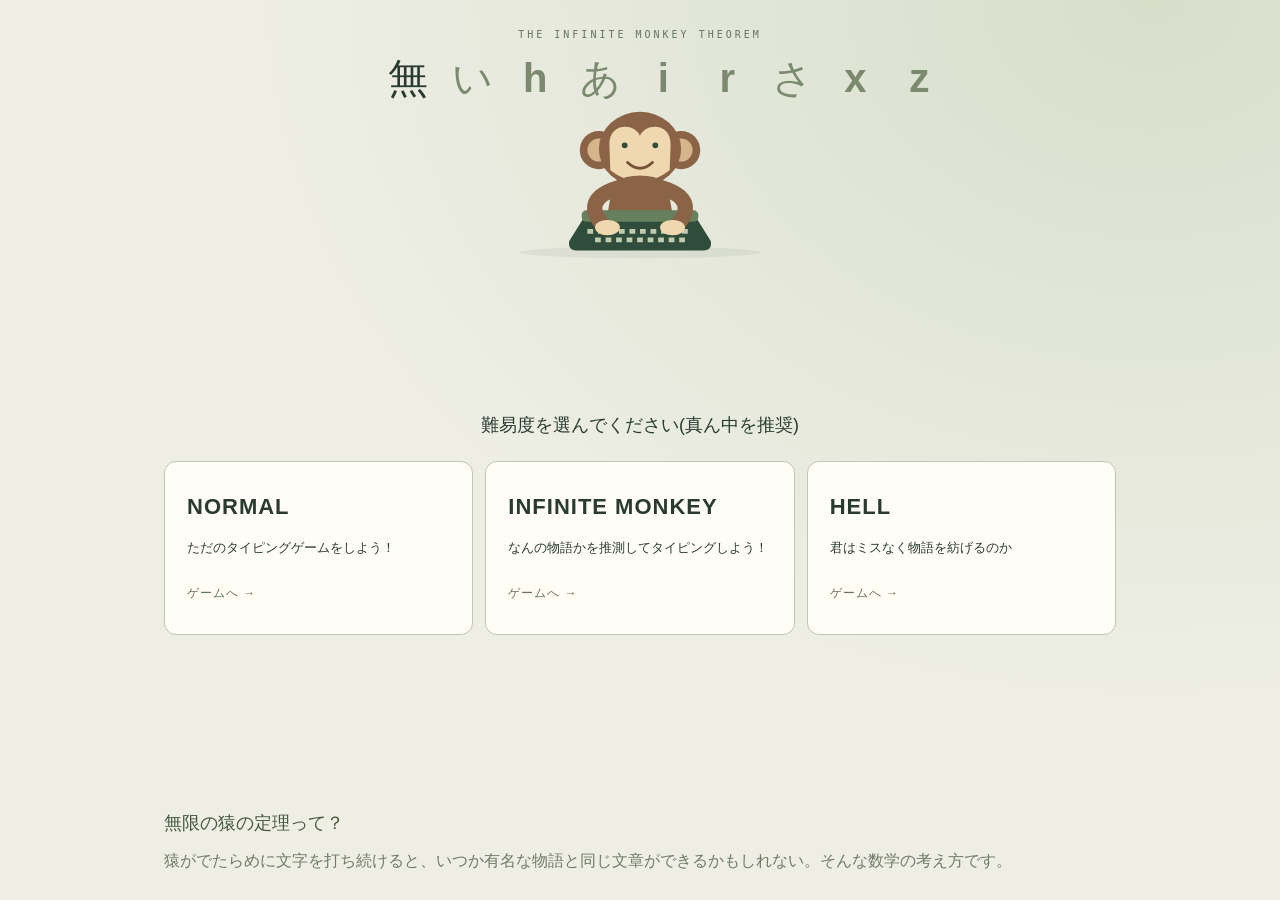
<file: index.html>
<!doctype html>
<html lang="ja">
<head><meta charset="utf-8"><meta name="viewport" content="width=device-width,initial-scale=1"><title>無限の猿定理ゲーム</title><link rel="stylesheet" href="style.css"></head>
<body class="home"><main><header class="monkey-hero"><span class="eyebrow">THE INFINITE MONKEY THEOREM</span><h1 id="monkey-title" aria-label="無限の猿定理ゲーム"><span aria-hidden="true" class="title-letters">無限の猿定理<br>ゲーム</span></h1><div class="monkey-scene" aria-hidden="true"><div class="random-stream"></div><svg viewBox="0 0 440 160" class="monkey-machine" fill="none"><ellipse cx="220" cy="151" rx="126" ry="6" fill="#263b3010"/><g class="monkey-head"><circle cx="177" cy="44" r="20" fill="#8b6447"/><circle cx="263" cy="44" r="20" fill="#8b6447"/><circle cx="177" cy="44" r="12" fill="#d6b58d"/><circle cx="263" cy="44" r="12" fill="#d6b58d"/><ellipse cx="220" cy="43" rx="43" ry="39" fill="#8b6447"/><path d="M188 39C187 15 214 15 220 29C226 15 253 15 252 39L251 65Q220 89 189 65Z" fill="#efd8af"/><circle cx="204" cy="39" r="3" fill="#304d3b"/><circle cx="236" cy="39" r="3" fill="#304d3b"/><path d="M207 57Q220 69 233 57" stroke="#765239" stroke-width="3" stroke-linecap="round"/></g><path d="M192 77Q220 64 248 77L256 122H184Z" fill="#8b6447"/><path d="M163 112H277L294 139Q296 149 285 149H155Q144 149 146 139Z" fill="#304d3b"/><rect x="159" y="107" width="122" height="12" rx="5" fill="#66805d"/><path d="M165 129H275M173 138H267" stroke="#c0cbb0" stroke-width="5" stroke-dasharray="6 5"/><path d="M196 84Q157 96 183 125" stroke="#8b6447" stroke-width="16" stroke-linecap="round"/><path d="M244 84Q283 96 257 125" stroke="#8b6447" stroke-width="16" stroke-linecap="round"/><ellipse class="monkey-hand hand-left" cx="186" cy="125" rx="13" ry="8" fill="#efd8af"/><ellipse class="monkey-hand hand-right" cx="254" cy="125" rx="13" ry="8" fill="#efd8af"/></svg></div></header>
<div id="menu"><p class="choose">難易度を選んでください(真ん中を推奨)</p><nav aria-label="難易度">
<a class="mode" href="easy.html">NORMAL<small>ただのタイピングゲームをしよう！</small><span class="go">ゲームへ →</span></a>
<a class="mode" href="normal.html">INFINITE MONKEY<small>なんの物語かを推測してタイピングしよう！</small><span class="go">ゲームへ →</span></a>
<a class="mode" href="hard.html">HELL<small>君はミスなく物語を紡げるのか</small><span class="go">ゲームへ →</span></a>
</nav></div>
<footer><strong>無限の猿の定理って？</strong><p>猿がでたらめに文字を打ち続けると、いつか有名な物語と同じ文章ができるかもしれない。そんな数学の考え方です。</p></footer></main><script src="home-animation.js"></script></body></html>
</file>
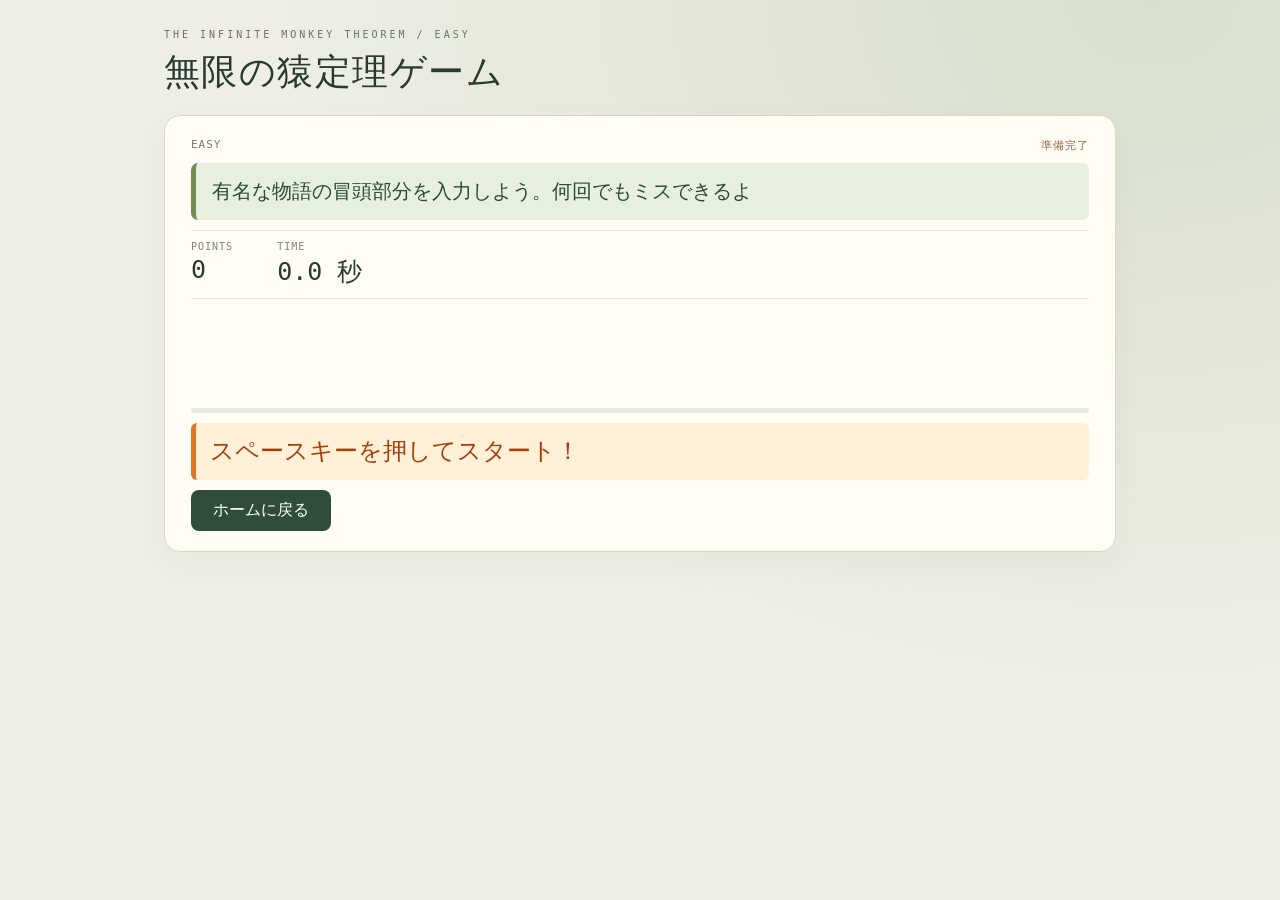
<file: easy.html>
<!doctype html>
<html lang="ja">
<head><meta charset="utf-8"><meta name="viewport" content="width=device-width,initial-scale=1"><title>EASY | 無限の猿定理ゲーム</title><link rel="stylesheet" href="style.css"></head>
<body data-mode="easy"><main><header><span class="eyebrow">THE INFINITE MONKEY THEOREM / EASY</span><h1>無限の猿定理<br>ゲーム</h1></header><section id="game" class="paper" aria-label="タイピングゲーム">
<div class="paper-top"><span id="label">EASY</span><span id="state">準備完了</span></div>
<p id="rule"></p>
<div class="stats"><div><small>POINTS</small><strong id="points">0</strong></div><div><small>TIME</small><strong id="time">0.0<small> 秒</small></strong></div></div>
<p id="story" class="story"></p><div id="letters" class="letters" aria-label="入力するローマ字"></div>
<div class="track"><div id="bar"></div></div>
<p id="message" class="start-guide" role="status">スペースキーを押してスタート！</p>
<a href="index.html" class="primary home-button">ホームに戻る</a>
</section></main><script src="stories.js"></script><script src="romaji.js"></script><script src="game.js"></script></body></html>
</file>
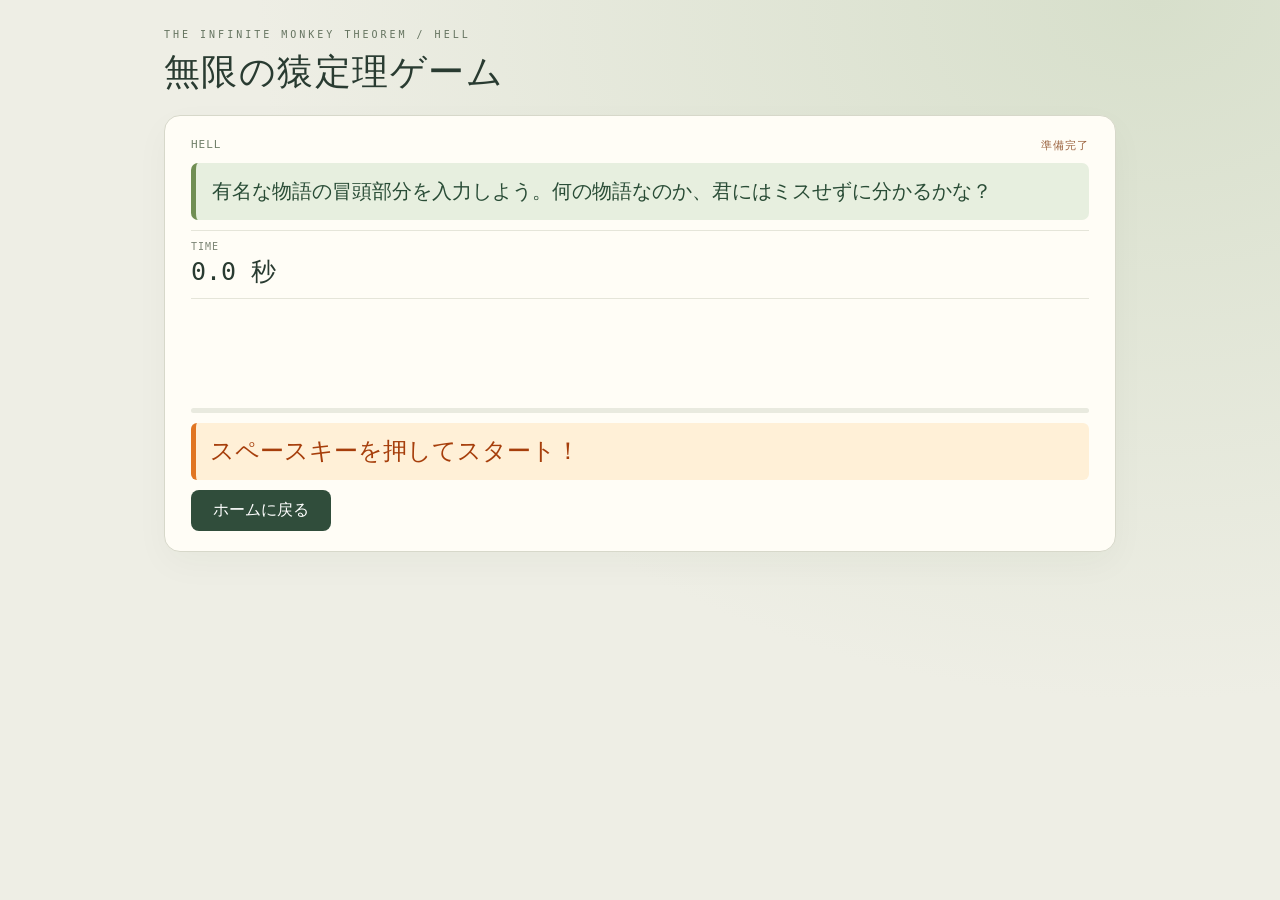
<file: hard.html>
<!doctype html>
<html lang="ja">
<head><meta charset="utf-8"><meta name="viewport" content="width=device-width,initial-scale=1"><title>HELL | 無限の猿定理ゲーム</title><link rel="stylesheet" href="style.css"></head>
<body data-mode="hard"><main><header><span class="eyebrow">THE INFINITE MONKEY THEOREM / HELL</span><h1>無限の猿定理<br>ゲーム</h1></header><section id="game" class="paper" aria-label="タイピングゲーム">
<div class="paper-top"><span id="label">HELL</span><span id="state">準備完了</span></div>
<p id="rule"></p>
<div class="stats"><div><small>TIME</small><strong id="time">0.0<small> 秒</small></strong></div></div>
<p id="story" class="story"></p><div id="letters" class="letters" aria-label="入力するローマ字"></div>
<div class="track"><div id="bar"></div></div>
<p id="message" class="start-guide" role="status">スペースキーを押してスタート！</p>
<a href="index.html" class="primary home-button">ホームに戻る</a>
</section></main><script src="stories.js"></script><script src="romaji.js"></script><script src="game.js"></script></body></html>
</file>
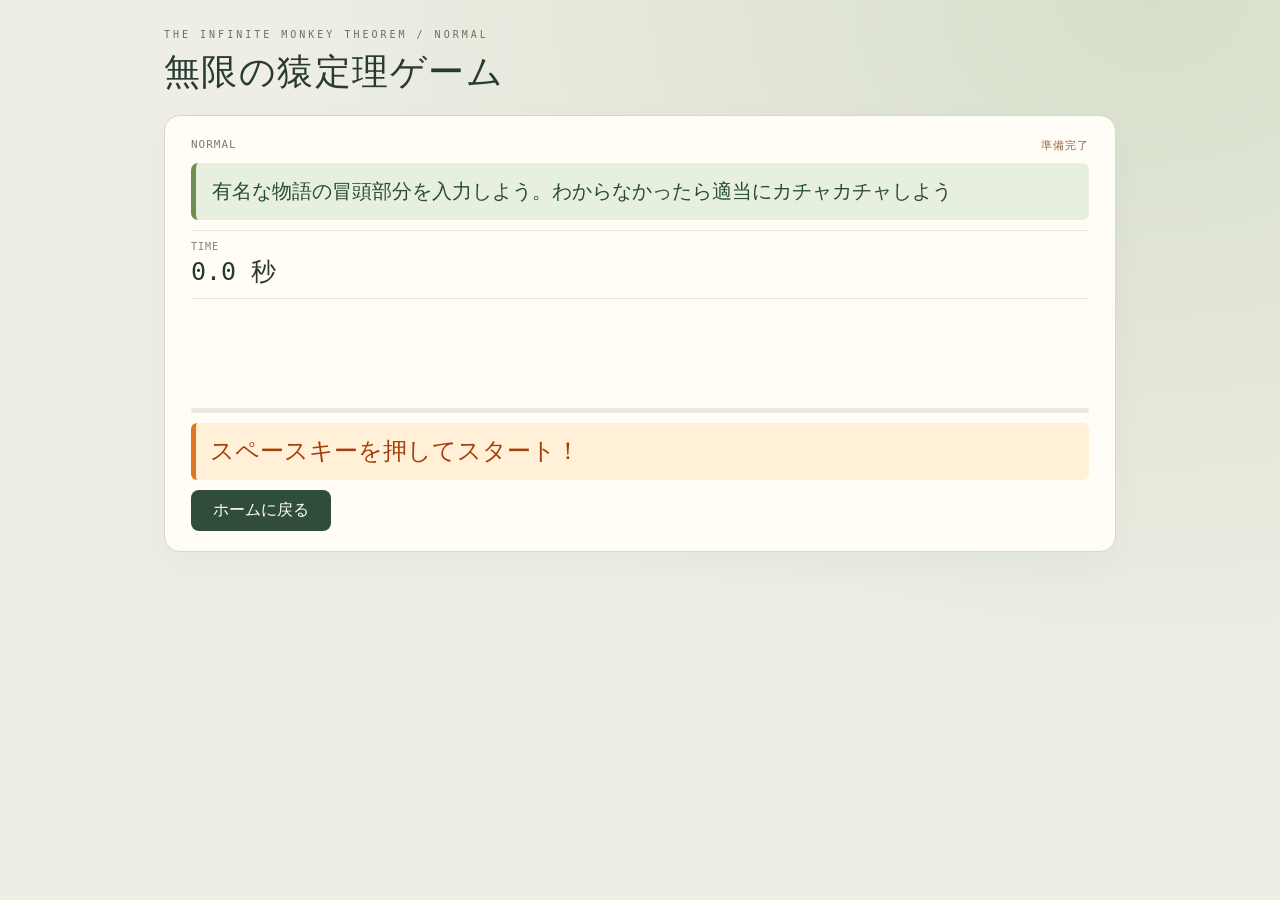
<file: normal.html>
<!doctype html>
<html lang="ja">
<head><meta charset="utf-8"><meta name="viewport" content="width=device-width,initial-scale=1"><title>NORMAL | 無限の猿定理ゲーム</title><link rel="stylesheet" href="style.css"></head>
<body data-mode="normal"><main><header><span class="eyebrow">THE INFINITE MONKEY THEOREM / NORMAL</span><h1>無限の猿定理<br>ゲーム</h1></header><section id="game" class="paper" aria-label="タイピングゲーム">
<div class="paper-top"><span id="label">NORMAL</span><span id="state">準備完了</span></div>
<p id="rule"></p>
<div class="stats"><div><small>TIME</small><strong id="time">0.0<small> 秒</small></strong></div></div>
<p id="story" class="story"></p><div id="letters" class="letters" aria-label="入力するローマ字"></div>
<div class="track"><div id="bar"></div></div>
<p id="message" class="start-guide" role="status">スペースキーを押してスタート！</p>
<a href="index.html" class="primary home-button">ホームに戻る</a>
</section></main><script src="stories.js"></script><script src="romaji.js"></script><script src="game.js"></script></body></html>
</file>
<file: style.css>
:root{font-family: "Yu Gothic", "Hiragino Kaku Gothic ProN",sans-serif;color:#293b31;background:#eeeee5;font-synthesis:none}*{box-sizing:border-box}body{margin:0;background:radial-gradient(ellipse at 90% 0%,#d7dfcb,transparent 55%)}main{max-width:920px;margin:0 auto;padding:48px 24px}header{position:relative;margin-bottom:30px}.eyebrow{font:11px monospace;letter-spacing:3px;color:#657460}h1{font-size:clamp(30px,5vw,46px);letter-spacing:.04em;line-height:1.4;margin:16px 0}h1 span{display:inline-block;margin-left:24px;font-size:60px}header p{color:#657460;font-size:14px}nav{display:flex;gap:12px;margin-bottom:20px}button{font:inherit;cursor:pointer}button:focus-visible{outline:3px solid #bb6b39;outline-offset:4px}.mode{flex:1;background:transparent;border:1px solid #bdc7b7;border-radius:12px;padding:17px 10px;text-align:left;font-weight:bold;letter-spacing:1px}.mode small{display:block;margin-top:6px;font-size:11px;font-weight:normal;letter-spacing:0}.mode.selected{background:#304d3b;color:#fff;border-color:#304d3b}.paper{background:#fffdf6;border:1px solid #d7d8ca;border-radius:16px;padding:30px;box-shadow:0 12px 35px #24362709}.paper-top{display:flex;justify-content:space-between;gap:12px;font:11px monospace;letter-spacing:1px;color:#71806a}#state{color:#9b633f}#rule{font-size:14px;line-height:1.9;min-height:53px}.stats{display:flex;border-top:1px solid #e5e5d9;border-bottom:1px solid #e5e5d9;padding:18px 0;margin:22px 0 28px;gap:50px}.stats small{display:block;font:10px monospace;letter-spacing:1px;color:#7c8575}.stats strong{font:30px monospace;display:block;margin-top:6px}.stats strong small{display:inline;font:12px sans-serif}.story{font-size:20px;line-height:2;min-height:80px;letter-spacing:.08em}.letters{font:24px/1.9 Consolas,monospace;overflow-wrap:anywhere;letter-spacing:2px;min-height:100px;color:#a2a69a}.done{color:#466b4b}.next{color:#253d2c;background:#e5d8a5;border-bottom:3px solid #b7823c}.hidden{color:#bfc2b6}.track{height:5px;background:#e9eadf;border-radius:4px;margin-top:24px}.track div{height:100%;width:0;background:#6d8a55;transition:width .15s}#message{font-size:14px;line-height:1.8;min-height:26px}.primary{background:#304d3b;color:white;border:0;border-radius:8px;padding:14px 28px;font-weight:bold}.hint{font-size:11px;color:#7b8274;line-height:1.8;margin-bottom:0}footer{padding:28px 6px;color:#707b68;font-size:12px;line-height:1.9}footer strong{color:#45583e}footer small{font-size:10px}.miss{animation:shake .18s;color:#ac492f}@keyframes shake{25%{transform:translateX(-4px)}75%{transform:translateX(4px)}}@media(max-width:550px){main{padding:28px 16px}.paper{padding:22px 18px}.stats{gap:30px}h1 span{font-size:40px;margin-left:10px}.letters{font-size:21px}.story{font-size:17px}.mode{font-size:13px}}
:root{height:100%}html,body{height:100%;overflow:hidden}body{height:100dvh}main{height:100%;max-width:1000px;padding:24px 24px 16px;display:flex;flex-direction:column;gap:14px}header{flex-shrink:0;margin:0}header h1{font-size:clamp(24px,4vh,38px);line-height:1.2;margin:8px 0}header h1 br{display:none}header h1 span{font-size:40px}header p{margin:8px 0 0}header .eyebrow{font-size:10px}#menu{flex:1;display:flex;flex-direction:column;justify-content:center}#menu[hidden],#game[hidden]{display:none}.choose{text-align:center;font-size:18px;margin:0 0 24px}.mode{padding:32px 22px;font-size:22px;background:#fffdf6;transition:background .15s,transform .15s}.mode:hover{background:#dce4d3;transform:translateY(-3px)}.mode small{font-size:13px;line-height:1.9;margin-top:16px}.menu-note{text-align:center;font-size:13px;color:#657460}#game{flex:1;min-height:0;display:flex;flex-direction:column;padding:20px 26px;gap:10px}.back{align-self:flex-start;border:0;background:transparent;color:#657460;padding:0;font-size:12px}.paper-top{margin-top:2px}#rule{margin:0;font-size:13px;line-height:1.6;min-height:0}.stats{flex-shrink:0;margin:0;padding:10px 0;gap:44px}.stats strong{font-size:25px;margin-top:3px}.story{font-size:clamp(15px,2.4vh,19px);line-height:1.7;min-height:0;margin:0}.letters{flex:1;min-height:0;font-size:clamp(16px,2.8vh,24px);line-height:1.65;letter-spacing:1px}.track{flex-shrink:0;margin:0}#message{font-size:13px;margin:0;min-height:22px}.primary{align-self:flex-start;padding:10px 22px}.hint{margin:0;font-size:10px}footer{flex-shrink:0;padding:0;font-size:11px;line-height:1.5}footer p{margin:4px 0}footer small{font-size:9px}@media(max-height:700px){main{padding-top:14px;gap:10px}header p,footer p,footer small{display:none}header h1{font-size:26px}header h1 span{font-size:28px}#game{gap:7px;padding:14px 20px}.letters{font-size:18px;line-height:1.45}.story{font-size:15px}.stats{padding:7px 0}.stats strong{font-size:21px}}@media(max-width:550px){main{padding:14px 12px;gap:10px}header h1{font-size:23px}header h1 span{font-size:26px;margin-left:6px}.eyebrow{letter-spacing:1px}nav{gap:8px}.mode{padding:22px 10px;font-size:16px}.mode small{font-size:11px}#game{padding:14px;gap:8px}.letters{font-size:16px;line-height:1.5}.story{font-size:14px}.stats{gap:28px}footer p{display:none}}@media(max-height:500px){header .eyebrow,header p,footer,.hint{display:none}header h1{font-size:20px;margin:0}header h1 span{font-size:22px}main{gap:6px;padding:8px 16px}.stats{padding:4px 0}.stats strong{font-size:18px}.letters{font-size:15px;line-height:1.3}.story{font-size:13px}#game{gap:4px;padding:10px 16px}.primary{padding:6px 16px}#rule{font-size:11px}}

a.mode{display:block;text-decoration:none;color:inherit}a.mode:focus-visible,a.back:focus-visible{outline:3px solid #bb6b39;outline-offset:4px}.go{display:block;margin-top:24px;font-size:12px;color:#657460}.back{text-decoration:none}.back:hover{text-decoration:underline}@media(max-width:550px){.mode small{font-size:10px}.go{font-size:10px;margin-top:16px}}

.celebration{position:fixed;inset:0;z-index:20;background:#213a2bdc;display:grid;place-items:center;padding:16px;overflow:hidden;backdrop-filter:blur(5px)}.clear-card{position:relative;z-index:2;text-align:center;background:#fffdf6;color:#293b31;border-radius:20px;padding:32px 42px;box-shadow:0 20px 80px #0003;max-width:100%;max-height:100%;animation:pop .4s ease-out}.clear-icon{font-size:48px}.clear-card h2{font-size:32px;margin:12px 0}.clear-card p{margin:12px 0}.clear-card .clear-score{font:32px monospace;color:#91742c}.clear-card .primary{margin:8px 0}.clear-home{display:block;margin-top:12px;color:#506747;font-size:13px}.confetti{position:absolute;top:-30px;left:var(--x);width:9px;height:16px;animation:fall 3s var(--delay) ease-in forwards;pointer-events:none}@keyframes fall{to{transform:translateY(110dvh) rotate(var(--turn))}}@keyframes pop{from{opacity:0;transform:scale(.85)}to{opacity:1;transform:scale(1)}}@media(prefers-reduced-motion:reduce){.confetti{display:none}.clear-card{animation:none}}@media(max-height:500px){.clear-card{padding:12px 30px}.clear-icon{font-size:26px}.clear-card h2{font-size:24px;margin:4px}.clear-card p{margin:6px}}

/* ホームの定理説明を読みやすく */
.home footer{font-size:16px;line-height:1.8}.home footer strong{font-size:18px}.home footer p{display:block;margin:8px 0}.home footer small{font-size:11px}@media(max-height:700px){.home footer{font-size:14px;line-height:1.5}.home footer strong{font-size:16px}.home footer p{margin:5px 0}}@media(max-width:550px){.home footer{font-size:14px;line-height:1.6}.home footer strong{font-size:16px}}@media(max-height:500px){.home footer{display:block;font-size:12px;line-height:1.4}.home footer strong{font-size:13px}.home .choose{margin:0 0 8px}.home .mode{padding:12px}.home .mode small{margin-top:6px}.home .go{margin-top:6px}.home nav{margin-bottom:4px}.home .menu-note{margin:4px 0}.home footer p{margin:3px 0}}

#message.start-guide{font-size:clamp(19px,2.7vh,27px);font-weight:800;line-height:1.5;color:#a63e0b;background:#fff0d7;border-left:5px solid #e07522;border-radius:6px;padding:10px 14px;flex-shrink:0}.home-button{display:inline-block;text-decoration:none;text-align:center;flex-shrink:0}.home-button:hover{background:#46634a}.home-button:focus-visible{outline:3px solid #bb6b39;outline-offset:4px}@media(max-height:700px){#message.start-guide{font-size:20px;padding:7px 12px}}@media(max-height:500px){#message.start-guide{font-size:17px;padding:5px 10px}}

/* 文章欄を内容に合わせ、縦方向の余白を縮める */
#game{flex:0 1 auto}#game .letters{flex:0 1 auto;min-height:3.3em}
@media(max-height:700px){#game .letters{min-height:2.9em}}

/* ホーム：偶然の文字がタイトルへ揃う、無限の猿のアニメーション */
.home .monkey-hero{text-align:center;position:relative;flex-shrink:0}.home .monkey-hero h1{font-size:clamp(25px,4.4vh,42px);margin:12px 0 0;letter-spacing:.035em}.home .title-letters{display:inline-block}.home .title-letters>span{display:inline-block;width:1em;color:#7b896f;transition:color .25s}.home .title-letters>span.resolved{color:#293b31}.monkey-scene{position:relative;height:clamp(90px,17vh,155px);max-width:440px;margin:5px auto 0;pointer-events:none}.monkey-machine{height:100%;width:100%;position:relative;z-index:1}.random-stream{position:absolute;inset:0;overflow:hidden}.floating-letter{position:absolute;left:50%;top:65%;font:16px Consolas,monospace;color:#708b59;animation:monkey-letter 1.15s ease-out forwards}.is-typing .hand-left{animation:monkey-tap .19s infinite alternate}.is-typing .hand-right{animation:monkey-tap .19s .19s infinite alternate}.is-typing .monkey-head{animation:monkey-nod .38s infinite alternate;transform-origin:220px 65px}@keyframes monkey-tap{to{transform:translateY(-6px)}}@keyframes monkey-nod{to{transform:rotate(2deg) translateY(1px)}}@keyframes monkey-letter{0%{opacity:0;transform:translate(-50%,0)}20%{opacity:.7}100%{opacity:0;transform:translate(var(--drift),-100px) rotate(var(--tilt))}}@media(max-height:700px){.home .monkey-scene{height:90px}.home .monkey-hero h1{font-size:28px;margin-top:6px}.home .mode{padding-top:22px;padding-bottom:22px}.home .choose{margin-bottom:14px}}@media(max-height:500px){.home .monkey-scene{height:58px;margin-top:0}.home .monkey-hero h1{font-size:23px;margin-top:0}.home .mode{padding-top:10px;padding-bottom:10px}}@media(max-width:550px){.home .monkey-hero h1{font-size:clamp(22px,5.5vw,30px)}}@media(prefers-reduced-motion:reduce){.monkey-scene *{animation:none!important}.home .title-letters>span{transition:none}}

/* ゲーム上部のルール説明を強調 */
#game #rule{font-size:clamp(16px,2.3vh,20px);font-weight:700;line-height:1.65;color:#294c36;background:#e7efdf;border-left:5px solid #708e53;border-radius:7px;padding:12px 16px;flex-shrink:0}
@media(max-height:700px){#game #rule{font-size:16px;padding:9px 12px}}
@media(max-height:500px){#game #rule{font-size:14px;padding:6px 10px;line-height:1.5}}
</file>
